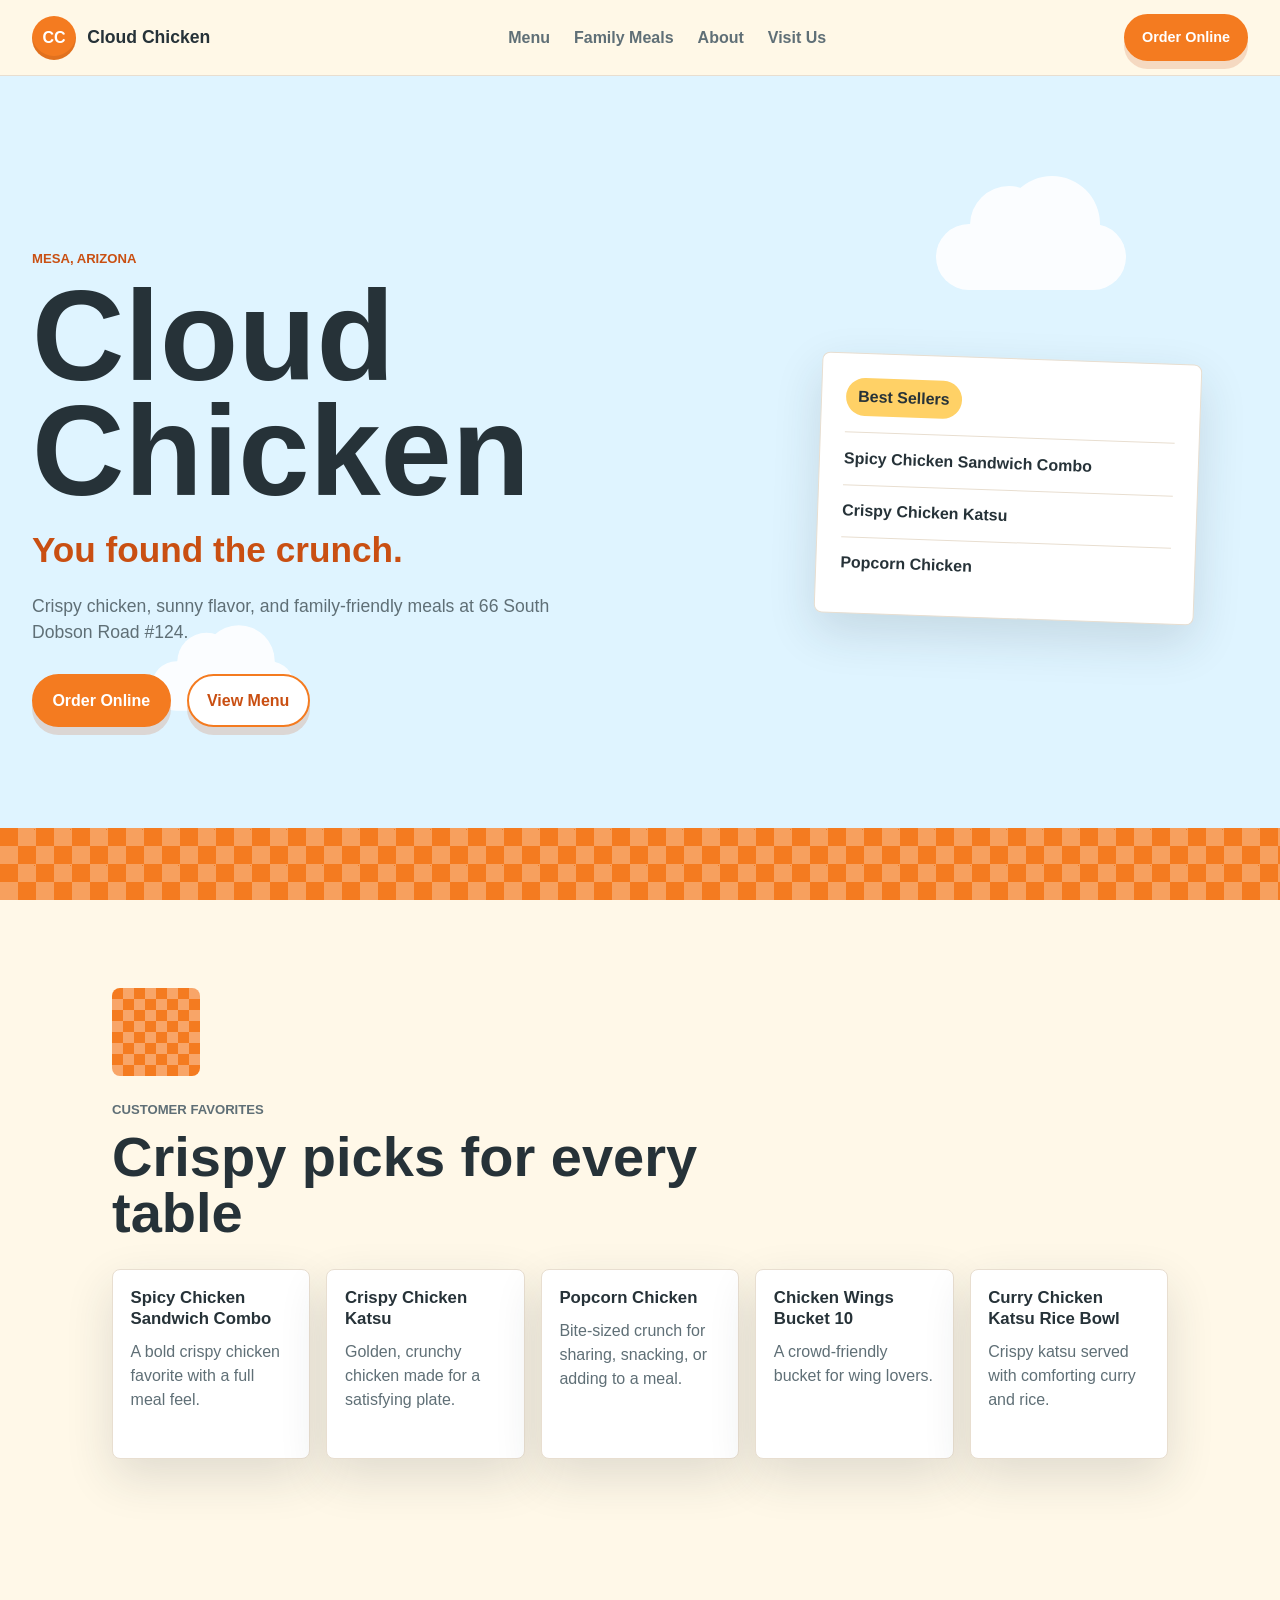
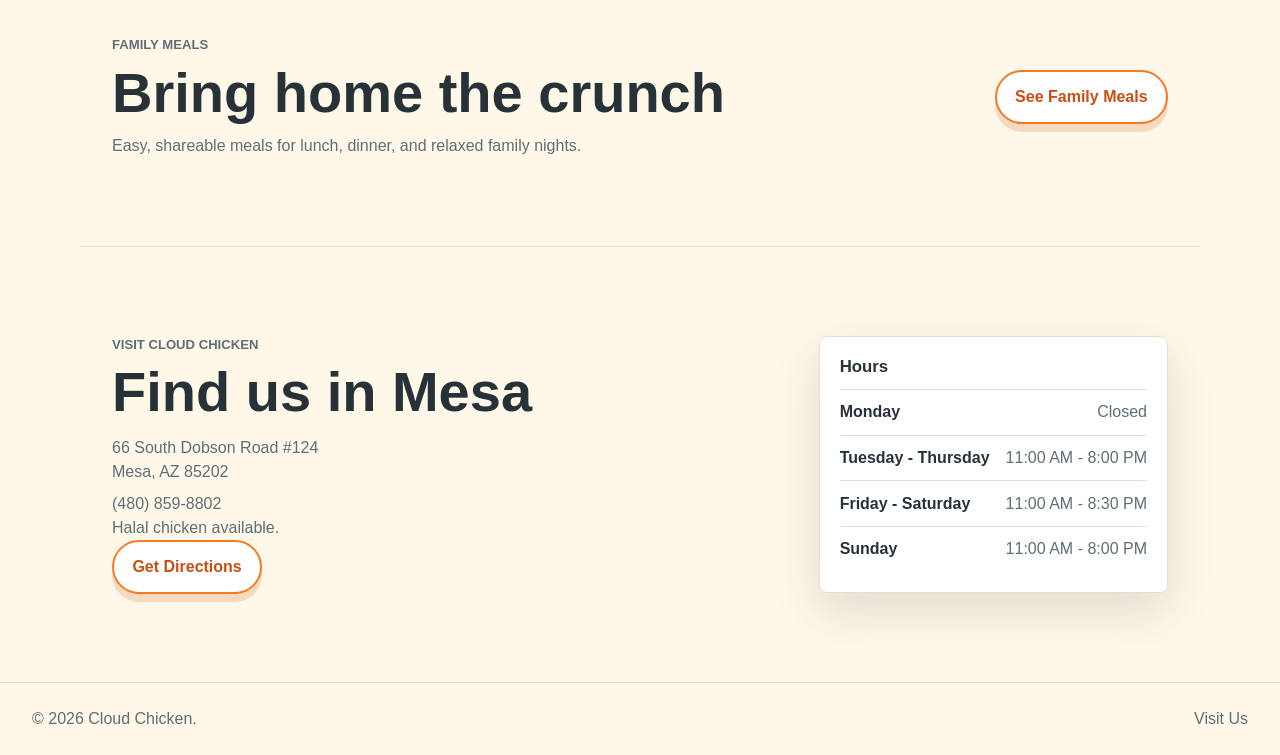
<file: cloud-chicken-test-deploy/index.html>
<!doctype html>
<html lang="en">
<head>
  <meta charset="utf-8">
  <meta name="viewport" content="width=device-width, initial-scale=1">
  <title>Cloud Chicken | Crispy Chicken in Mesa, AZ</title>
  <meta name="description" content="Cloud Chicken is a crispy chicken restaurant in Mesa, Arizona serving sunny, family-friendly favorites. You found the crunch.">
  <meta name="robots" content="noindex,nofollow">
  <link rel="stylesheet" href="assets/css/reset.css">
  <link rel="stylesheet" href="assets/css/variables.css">
  <link rel="stylesheet" href="assets/css/layout.css">
  <link rel="stylesheet" href="assets/css/components.css">
  <link rel="stylesheet" href="assets/css/pages.css">
</head>
<body>
  <header class="site-header">
    <a class="brand" href="/" aria-label="Cloud Chicken home">
      <span class="brand-mark" aria-hidden="true">CC</span>
      <span class="brand-text">Cloud Chicken</span>
    </a>
    <nav class="site-nav" aria-label="Main navigation">
      <a href="menu/">Menu</a>
      <a href="family-meals/">Family Meals</a>
      <a href="about/">About</a>
      <a href="visit-us/">Visit Us</a>
    </nav>
    <a class="button button-small" href="https://pos.chowbus.com/online-ordering/store/cloud-chicken/21093">Order Online</a>
  </header>

  <main>
    <section class="hero section-sky" aria-labelledby="hero-title">
      <div class="cloud cloud-one" aria-hidden="true"></div>
      <div class="cloud cloud-two" aria-hidden="true"></div>
      <div class="hero-content">
        <p class="eyebrow">Mesa, Arizona</p>
        <h1 id="hero-title">Cloud Chicken</h1>
        <p class="hero-slogan">You found the crunch.</p>
        <p class="hero-copy">Crispy chicken, sunny flavor, and family-friendly meals at 66 South Dobson Road #124.</p>
        <div class="hero-actions" aria-label="Primary actions">
          <a class="button" href="https://pos.chowbus.com/online-ordering/store/cloud-chicken/21093">Order Online</a>
          <a class="button button-secondary" href="menu/">View Menu</a>
        </div>
      </div>
      <div class="hero-plate" aria-label="Cloud Chicken favorites">
        <div class="plate-card">
          <span class="plate-badge">Best Sellers</span>
          <ul>
            <li>Spicy Chicken Sandwich Combo</li>
            <li>Crispy Chicken Katsu</li>
            <li>Popcorn Chicken</li>
          </ul>
        </div>
      </div>
    </section>

    <section class="section section-checker" aria-labelledby="favorites-title">
      <div class="section-heading">
        <p class="eyebrow">Customer favorites</p>
        <h2 id="favorites-title">Crispy picks for every table</h2>
      </div>
      <div class="feature-grid">
        <article class="feature-card">
          <h3>Spicy Chicken Sandwich Combo</h3>
          <p>A bold crispy chicken favorite with a full meal feel.</p>
        </article>
        <article class="feature-card">
          <h3>Crispy Chicken Katsu</h3>
          <p>Golden, crunchy chicken made for a satisfying plate.</p>
        </article>
        <article class="feature-card">
          <h3>Popcorn Chicken</h3>
          <p>Bite-sized crunch for sharing, snacking, or adding to a meal.</p>
        </article>
        <article class="feature-card">
          <h3>Chicken Wings Bucket 10</h3>
          <p>A crowd-friendly bucket for wing lovers.</p>
        </article>
        <article class="feature-card">
          <h3>Curry Chicken Katsu Rice Bowl</h3>
          <p>Crispy katsu served with comforting curry and rice.</p>
        </article>
      </div>
    </section>

    <section class="section split-section" aria-labelledby="family-title">
      <div>
        <p class="eyebrow">Family meals</p>
        <h2 id="family-title">Bring home the crunch</h2>
        <p>Easy, shareable meals for lunch, dinner, and relaxed family nights.</p>
      </div>
      <a class="button button-secondary" href="family-meals/">See Family Meals</a>
    </section>

    <section class="section visit-preview" aria-labelledby="visit-title">
      <div>
        <p class="eyebrow">Visit Cloud Chicken</p>
        <h2 id="visit-title">Find us in Mesa</h2>
        <address>66 South Dobson Road #124<br>Mesa, AZ 85202</address>
        <p><a href="tel:+14808598802">(480) 859-8802</a></p>
        <p>Halal chicken available.</p>
        <a class="button button-secondary" href="https://www.google.com/maps/search/?api=1&query=66%20South%20Dobson%20Road%20%23124%2C%20Mesa%2C%20AZ%2085202">Get Directions</a>
      </div>
      <div class="hours-card" aria-label="Business hours">
        <h3>Hours</h3>
        <dl>
          <div><dt>Monday</dt><dd>Closed</dd></div>
          <div><dt>Tuesday - Thursday</dt><dd>11:00 AM - 8:00 PM</dd></div>
          <div><dt>Friday - Saturday</dt><dd>11:00 AM - 8:30 PM</dd></div>
          <div><dt>Sunday</dt><dd>11:00 AM - 8:00 PM</dd></div>
        </dl>
      </div>
    </section>
  </main>

  <footer class="site-footer">
    <p>&copy; 2026 Cloud Chicken.</p>
    <a href="visit-us/">Visit Us</a>
  </footer>

  <script src="assets/js/main.js"></script>
</body>
</html>
</file>
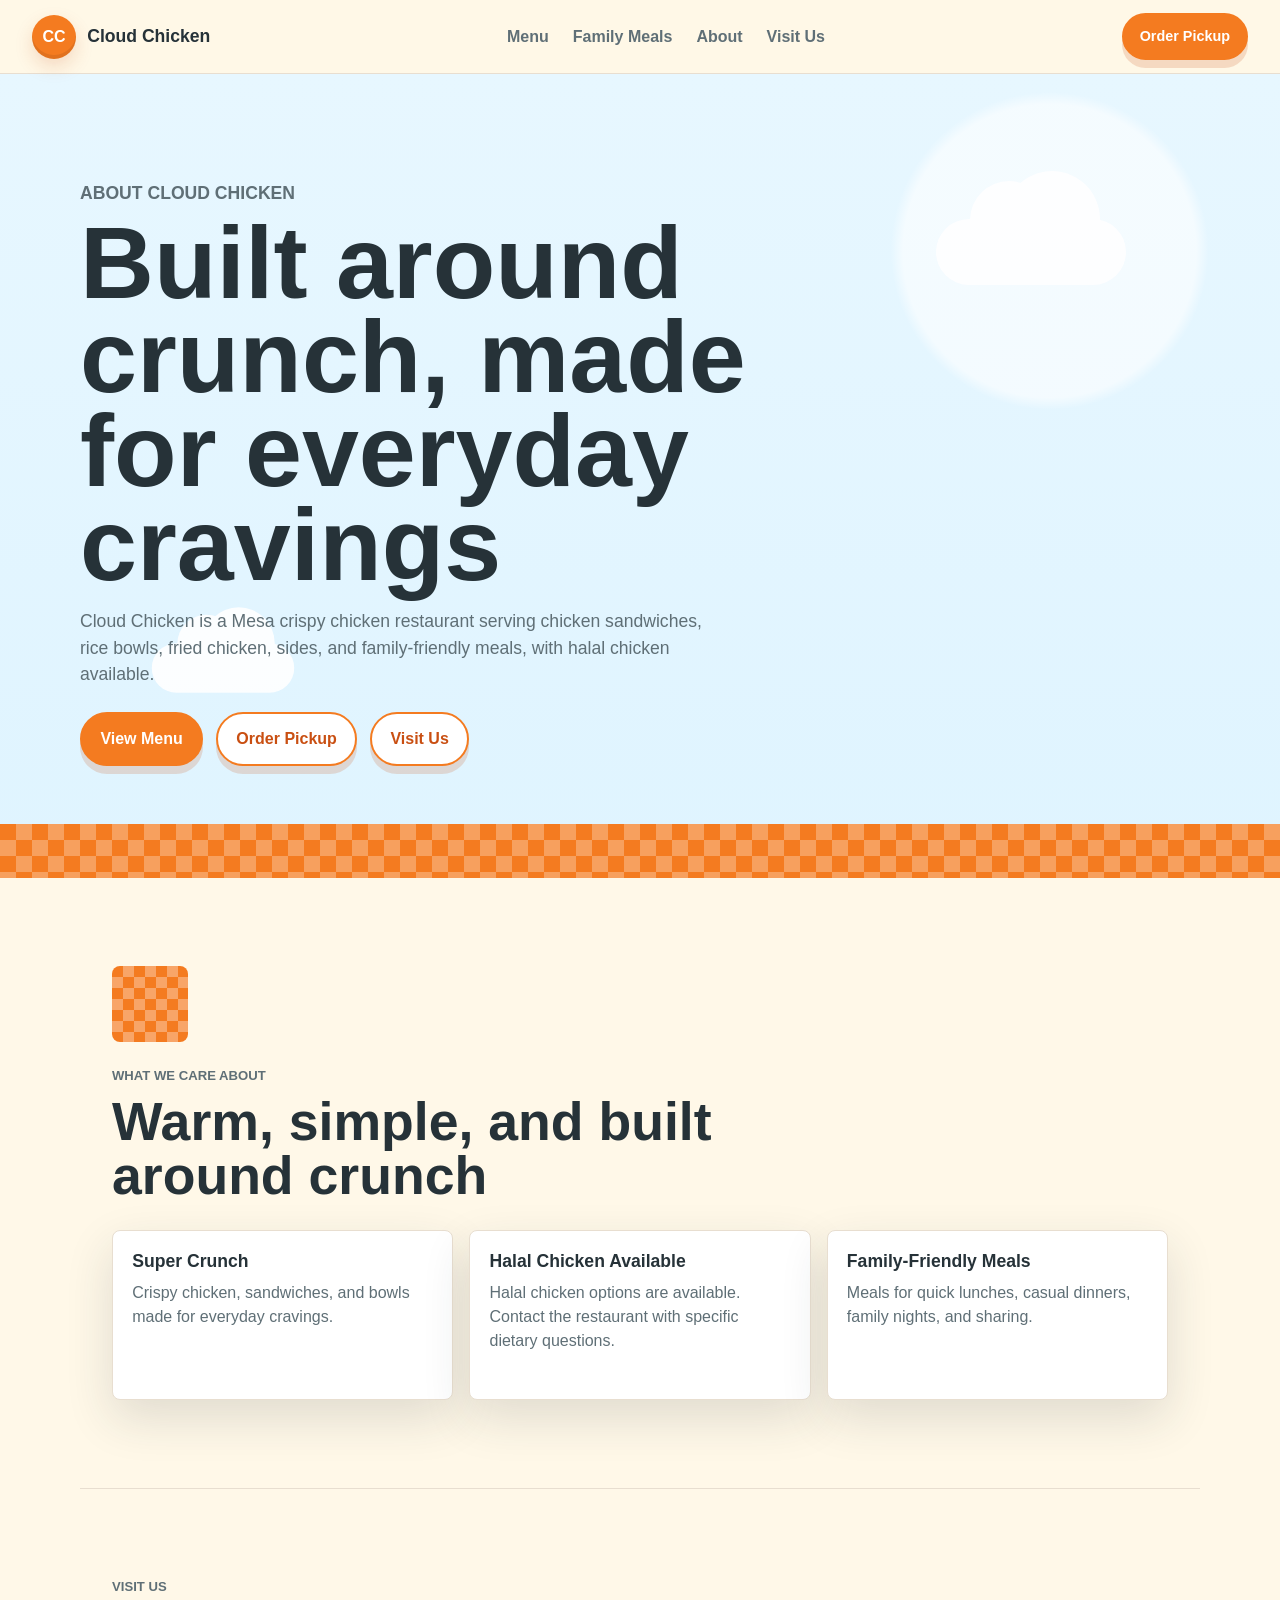
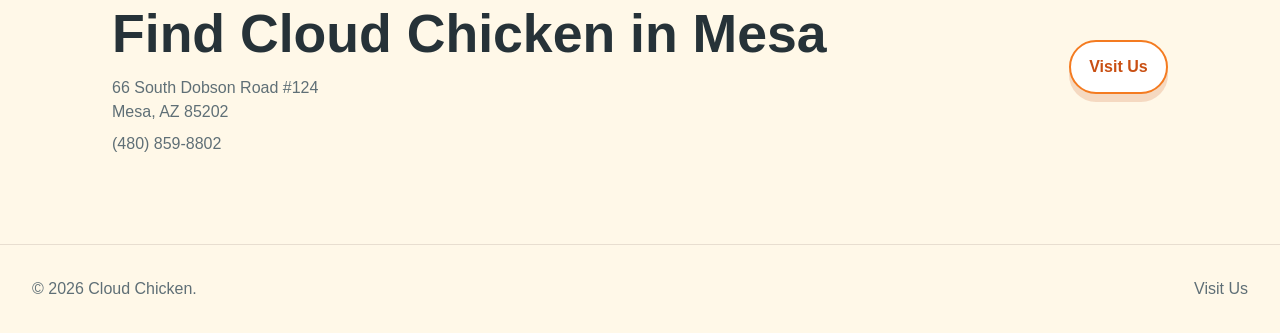
<file: public/about/index.html>
<!doctype html>
<html lang="en">
<head>
  <meta charset="utf-8">
  <meta name="viewport" content="width=device-width, initial-scale=1">
  <title>About Cloud Chicken | Crispy Chicken Restaurant in Mesa</title>
  <meta name="description" content="Learn about Cloud Chicken, a Mesa crispy chicken restaurant serving sandwiches, rice bowls, sides, family-friendly meals, and halal chicken options.">
  <meta name="robots" content="noindex,nofollow">
  <link rel="stylesheet" href="../assets/css/reset.css">
  <link rel="stylesheet" href="../assets/css/variables.css">
  <link rel="stylesheet" href="../assets/css/layout.css">
  <link rel="stylesheet" href="../assets/css/components.css">
  <link rel="stylesheet" href="../assets/css/pages.css">
</head>
<body>
  <header class="site-header">
    <a class="brand" href="../" aria-label="Cloud Chicken home">
      <span class="brand-mark" aria-hidden="true">CC</span>
      <span class="brand-text">Cloud Chicken</span>
    </a>
    <nav class="site-nav" aria-label="Main navigation">
      <a href="../menu/">Menu</a>
      <a href="../family-meals/">Family Meals</a>
      <a href="../about/">About</a>
      <a href="../visit-us/">Visit Us</a>
    </nav>
    <a class="button button-small header-order" href="https://pos.chowbus.com/online-ordering/store/cloud-chicken/21093">Order Pickup</a>
  </header>

  <main>
    <section class="family-hero section-sky" aria-labelledby="about-title">
      <div class="cloud cloud-one" aria-hidden="true"></div>
      <div class="cloud cloud-two" aria-hidden="true"></div>
      <div class="family-hero-content">
        <p class="eyebrow">About Cloud Chicken</p>
        <h1 id="about-title">Built around crunch, made for everyday cravings</h1>
        <p>Cloud Chicken is a Mesa crispy chicken restaurant serving chicken sandwiches, rice bowls, fried chicken, sides, and family-friendly meals, with halal chicken available.</p>
        <div class="hero-actions" aria-label="About page actions">
          <a class="button" href="../menu/">View Menu</a>
          <a class="button button-secondary" href="https://pos.chowbus.com/online-ordering/store/cloud-chicken/21093">Order Pickup</a>
          <a class="button button-secondary" href="../visit-us/">Visit Us</a>
        </div>
      </div>
    </section>

    <section class="section section-checker" aria-labelledby="values-title">
      <div class="section-heading">
        <p class="eyebrow">What we care about</p>
        <h2 id="values-title">Warm, simple, and built around crunch</h2>
      </div>
      <div class="info-grid">
        <article class="info-card">
          <h3>Super Crunch</h3>
          <p>Crispy chicken, sandwiches, and bowls made for everyday cravings.</p>
        </article>
        <article class="info-card">
          <h3>Halal Chicken Available</h3>
          <p>Halal chicken options are available. Contact the restaurant with specific dietary questions.</p>
        </article>
        <article class="info-card">
          <h3>Family-Friendly Meals</h3>
          <p>Meals for quick lunches, casual dinners, family nights, and sharing.</p>
        </article>
      </div>
    </section>

    <section class="section menu-visit-strip" aria-labelledby="about-visit-title">
      <div>
        <p class="eyebrow">Visit us</p>
        <h2 id="about-visit-title">Find Cloud Chicken in Mesa</h2>
        <address>66 South Dobson Road #124<br>Mesa, AZ 85202</address>
        <p><a href="tel:+14808598802">(480) 859-8802</a></p>
      </div>
      <a class="button button-secondary" href="../visit-us/">Visit Us</a>
    </section>
  </main>

  <footer class="site-footer">
    <p>&copy; 2026 Cloud Chicken.</p>
    <a href="../visit-us/">Visit Us</a>
  </footer>

  <script src="../assets/js/main.js"></script>
</body>
</html>
</file>
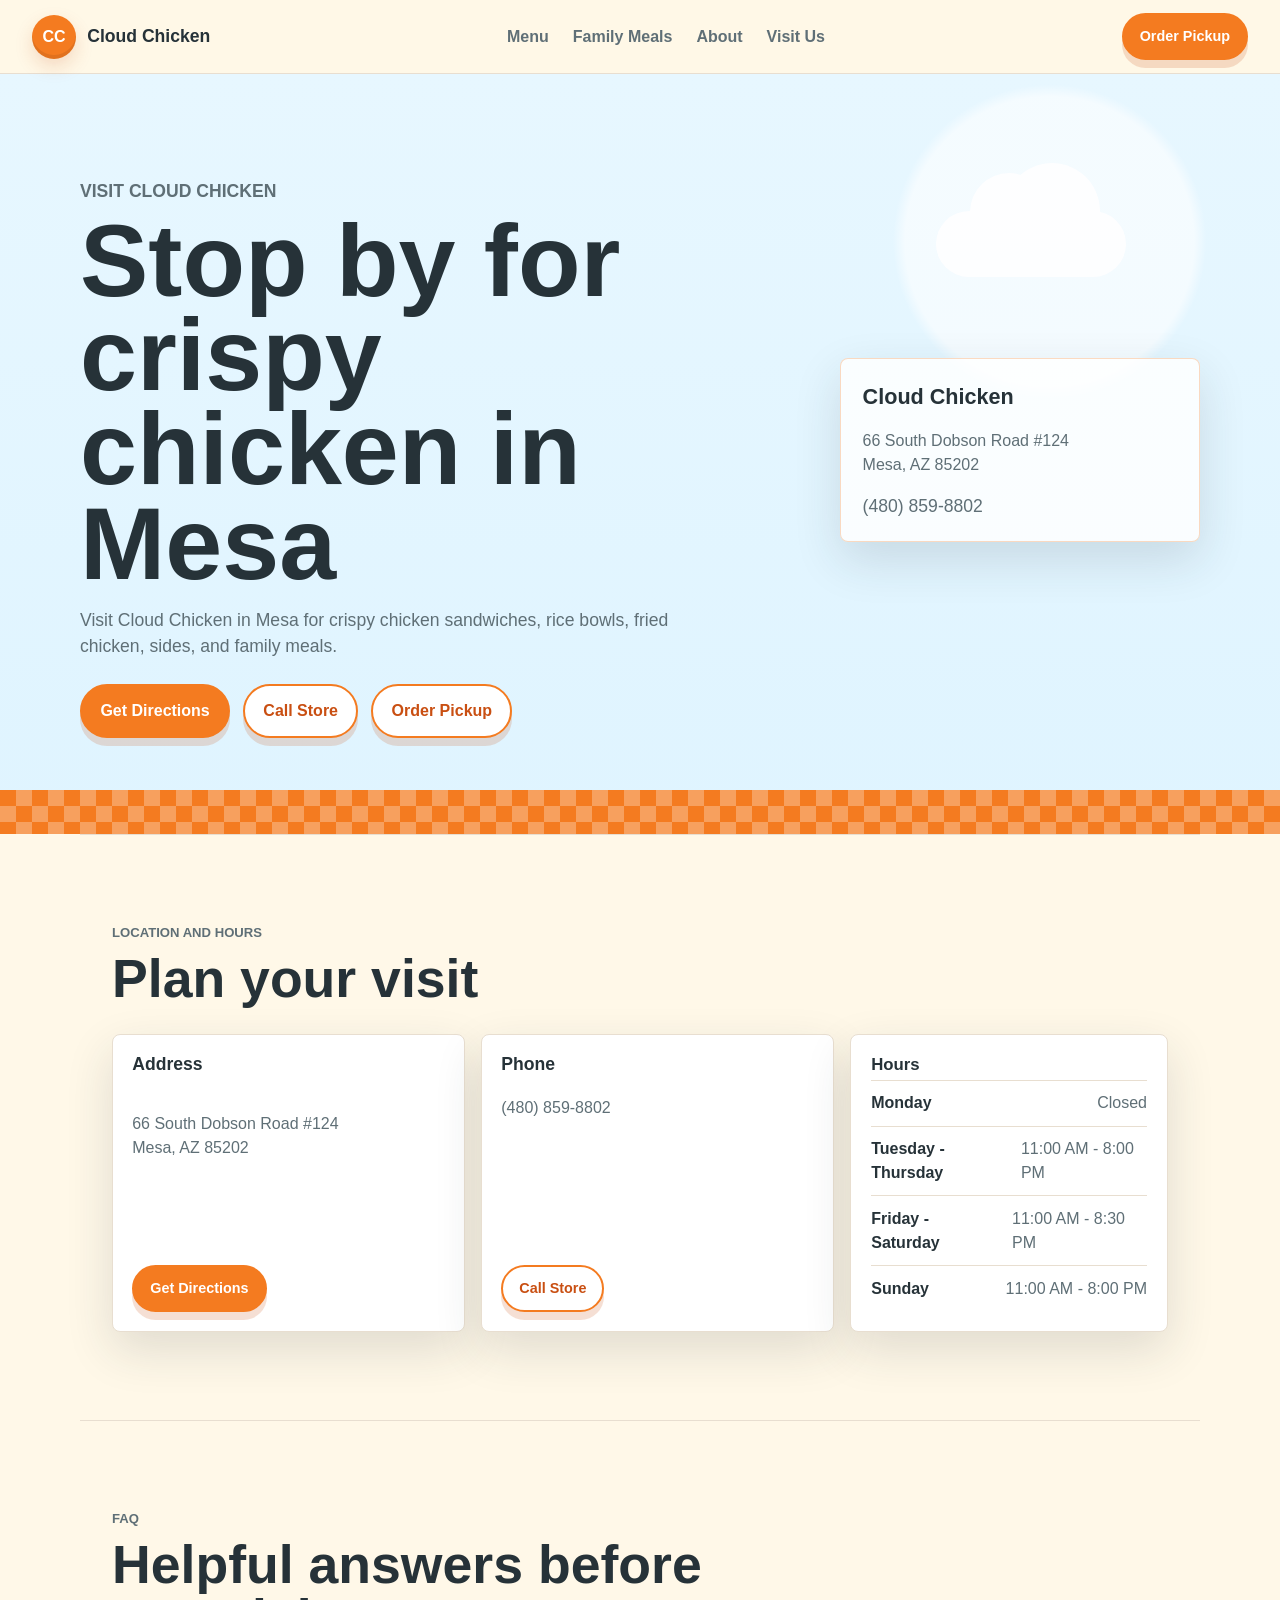
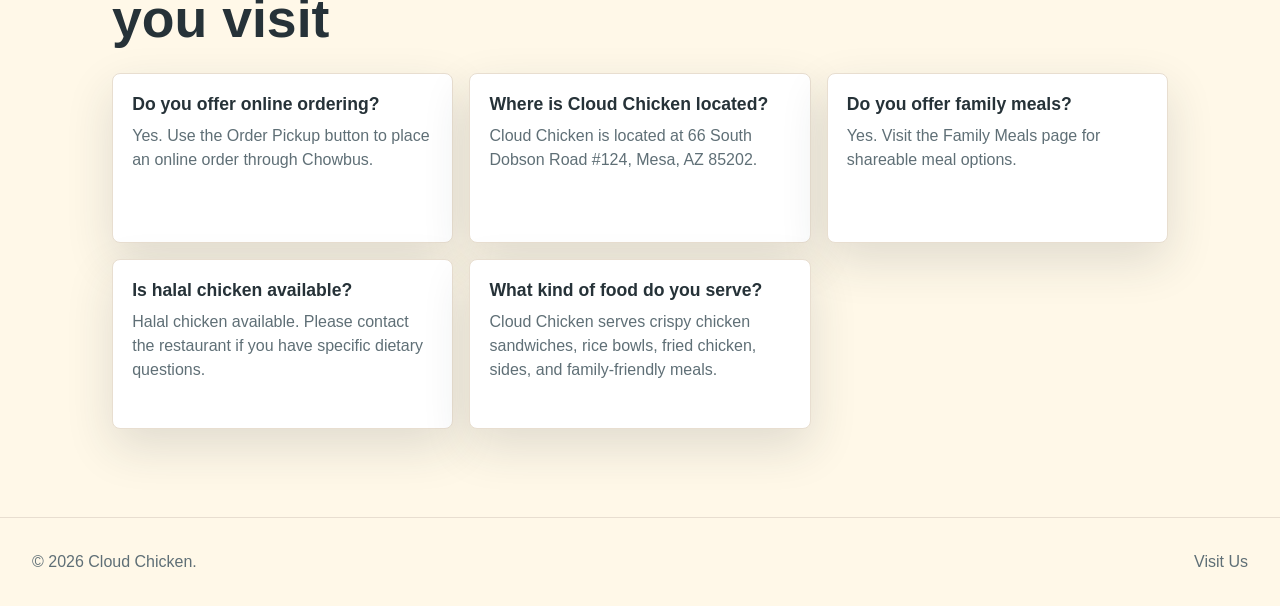
<file: public/visit-us/index.html>
<!doctype html>
<html lang="en">
<head>
  <meta charset="utf-8">
  <meta name="viewport" content="width=device-width, initial-scale=1">
  <title>Cloud Chicken Mesa Location | Hours, Directions &amp; Pickup Info</title>
  <meta name="description" content="Visit Cloud Chicken in Mesa for crispy chicken sandwiches, rice bowls, fried chicken, sides, family meals, directions, hours, and pickup ordering.">
  <meta name="robots" content="noindex,nofollow">
  <link rel="stylesheet" href="../assets/css/reset.css">
  <link rel="stylesheet" href="../assets/css/variables.css">
  <link rel="stylesheet" href="../assets/css/layout.css">
  <link rel="stylesheet" href="../assets/css/components.css">
  <link rel="stylesheet" href="../assets/css/pages.css">
</head>
<body>
  <header class="site-header">
    <a class="brand" href="../" aria-label="Cloud Chicken home">
      <span class="brand-mark" aria-hidden="true">CC</span>
      <span class="brand-text">Cloud Chicken</span>
    </a>
    <nav class="site-nav" aria-label="Main navigation">
      <a href="../menu/">Menu</a>
      <a href="../family-meals/">Family Meals</a>
      <a href="../about/">About</a>
      <a href="../visit-us/">Visit Us</a>
    </nav>
    <a class="button button-small header-order" href="https://pos.chowbus.com/online-ordering/store/cloud-chicken/21093">Order Pickup</a>
  </header>

  <main>
    <section class="visit-hero section-sky" aria-labelledby="visit-title">
      <div class="cloud cloud-one" aria-hidden="true"></div>
      <div class="visit-hero-content">
        <div>
          <p class="eyebrow">Visit Cloud Chicken</p>
          <h1 id="visit-title">Stop by for crispy chicken in Mesa</h1>
          <p>Visit Cloud Chicken in Mesa for crispy chicken sandwiches, rice bowls, fried chicken, sides, and family meals.</p>
          <div class="hero-actions" aria-label="Visit page actions">
            <a class="button" href="https://www.google.com/maps/search/?api=1&query=66%20South%20Dobson%20Road%20%23124%2C%20Mesa%2C%20AZ%2085202">Get Directions</a>
            <a class="button button-secondary" href="tel:+14808598802">Call Store</a>
            <a class="button button-secondary" href="https://pos.chowbus.com/online-ordering/store/cloud-chicken/21093">Order Pickup</a>
          </div>
        </div>
        <aside class="visit-card" aria-label="Cloud Chicken contact information">
          <h2>Cloud Chicken</h2>
          <address>66 South Dobson Road #124<br>Mesa, AZ 85202</address>
          <p><a href="tel:+14808598802">(480) 859-8802</a></p>
        </aside>
      </div>
    </section>

    <section class="section visit-details" aria-labelledby="details-title">
      <div class="section-heading">
        <p class="eyebrow">Location and hours</p>
        <h2 id="details-title">Plan your visit</h2>
      </div>
      <div class="visit-detail-grid">
        <article class="info-card">
          <h3>Address</h3>
          <address>66 South Dobson Road #124<br>Mesa, AZ 85202</address>
          <a class="button button-small" href="https://www.google.com/maps/search/?api=1&query=66%20South%20Dobson%20Road%20%23124%2C%20Mesa%2C%20AZ%2085202">Get Directions</a>
        </article>
        <article class="info-card">
          <h3>Phone</h3>
          <p><a href="tel:+14808598802">(480) 859-8802</a></p>
          <a class="button button-small button-secondary" href="tel:+14808598802">Call Store</a>
        </article>
        <article class="hours-card">
          <h3>Hours</h3>
          <dl>
            <div>
              <dt>Monday</dt>
              <dd>Closed</dd>
            </div>
            <div>
              <dt>Tuesday - Thursday</dt>
              <dd>11:00 AM - 8:00 PM</dd>
            </div>
            <div>
              <dt>Friday - Saturday</dt>
              <dd>11:00 AM - 8:30 PM</dd>
            </div>
            <div>
              <dt>Sunday</dt>
              <dd>11:00 AM - 8:00 PM</dd>
            </div>
          </dl>
        </article>
      </div>
    </section>

    <section class="section faq-preview" aria-labelledby="faq-title">
      <div class="section-heading">
        <p class="eyebrow">FAQ</p>
        <h2 id="faq-title">Helpful answers before you visit</h2>
      </div>
      <div class="faq-grid">
        <article class="faq-item">
          <h3>Do you offer online ordering?</h3>
          <p>Yes. Use the Order Pickup button to place an online order through Chowbus.</p>
        </article>
        <article class="faq-item">
          <h3>Where is Cloud Chicken located?</h3>
          <p>Cloud Chicken is located at 66 South Dobson Road #124, Mesa, AZ 85202.</p>
        </article>
        <article class="faq-item">
          <h3>Do you offer family meals?</h3>
          <p>Yes. Visit the Family Meals page for shareable meal options.</p>
        </article>
        <article class="faq-item">
          <h3>Is halal chicken available?</h3>
          <p>Halal chicken available. Please contact the restaurant if you have specific dietary questions.</p>
        </article>
        <article class="faq-item">
          <h3>What kind of food do you serve?</h3>
          <p>Cloud Chicken serves crispy chicken sandwiches, rice bowls, fried chicken, sides, and family-friendly meals.</p>
        </article>
      </div>
    </section>
  </main>

  <footer class="site-footer">
    <p>&copy; 2026 Cloud Chicken.</p>
    <a href="../visit-us/">Visit Us</a>
  </footer>

  <script src="../assets/js/main.js"></script>
</body>
</html>
</file>
<file: cloud-chicken-test-deploy/assets/css/variables.css>
:root {
  --color-sky: #8fd0f4;
  --color-sky-soft: #dff4ff;
  --color-cloud: #ffffff;
  --color-cream: #fff8e8;
  --color-orange: #f47b20;
  --color-orange-dark: #c94f12;
  --color-yellow: #ffd166;
  --color-ink: #263238;
  --color-muted: #5f6f76;
  --color-line: #e8ded0;
  --font-base: Arial, Helvetica, sans-serif;
  --radius-small: 8px;
  --radius-round: 999px;
  --shadow-soft: 0 18px 48px rgba(38, 50, 56, 0.14);
  --container: 1120px;
  --space-page: clamp(1rem, 4vw, 2rem);
}
</file>
<file: cloud-chicken-test-deploy/assets/css/layout.css>
body {
  color: var(--color-ink);
  background: var(--color-cream);
  font-family: var(--font-base);
}

.site-header,
.site-footer,
.section,
.hero {
  padding-left: var(--space-page);
  padding-right: var(--space-page);
}

.site-header {
  position: sticky;
  top: 0;
  z-index: 10;
  display: flex;
  align-items: center;
  justify-content: space-between;
  gap: 1rem;
  min-height: 76px;
  background: rgba(255, 248, 232, 0.96);
  border-bottom: 1px solid var(--color-line);
}

.site-nav {
  display: flex;
  align-items: center;
  gap: clamp(0.75rem, 2vw, 1.5rem);
  color: var(--color-muted);
  font-weight: 700;
}

.site-nav a:hover,
.site-nav a:focus-visible {
  color: var(--color-orange-dark);
}

.section {
  max-width: var(--container);
  margin: 0 auto;
  padding-top: clamp(3rem, 7vw, 5.5rem);
  padding-bottom: clamp(3rem, 7vw, 5.5rem);
}

.section-heading {
  max-width: 680px;
  margin-bottom: 1.75rem;
}

.split-section,
.visit-preview {
  display: grid;
  grid-template-columns: minmax(0, 1fr) auto;
  align-items: center;
  gap: 2rem;
}

.site-footer {
  display: flex;
  align-items: center;
  justify-content: space-between;
  gap: 1rem;
  padding-top: 1.5rem;
  padding-bottom: 1.5rem;
  color: var(--color-muted);
  border-top: 1px solid var(--color-line);
}

@media (max-width: 820px) {
  .site-header,
  .site-footer,
  .split-section,
  .visit-preview {
    align-items: flex-start;
    flex-direction: column;
  }

  .site-header,
  .site-footer {
    display: flex;
  }

  .site-nav {
    flex-wrap: wrap;
  }

  .split-section,
  .visit-preview {
    grid-template-columns: 1fr;
  }
}
</file>
<file: cloud-chicken-test-deploy/assets/css/components.css>
.brand {
  display: inline-flex;
  align-items: center;
  gap: 0.7rem;
  font-weight: 900;
}

.brand-mark {
  display: grid;
  width: 44px;
  height: 44px;
  place-items: center;
  color: var(--color-cloud);
  background: var(--color-orange);
  border-radius: 50%;
  box-shadow: inset 0 -4px 0 rgba(0, 0, 0, 0.08);
}

.brand-text {
  font-size: 1.1rem;
}

.button {
  display: inline-flex;
  align-items: center;
  justify-content: center;
  min-height: 46px;
  padding: 0.8rem 1.15rem;
  color: var(--color-cloud);
  background: var(--color-orange);
  border: 2px solid var(--color-orange);
  border-radius: var(--radius-round);
  font-weight: 800;
  box-shadow: 0 8px 0 rgba(201, 79, 18, 0.18);
}

.button:hover,
.button:focus-visible {
  background: var(--color-orange-dark);
  border-color: var(--color-orange-dark);
}

.button-secondary {
  color: var(--color-orange-dark);
  background: var(--color-cloud);
  border-color: var(--color-orange);
}

.button-secondary:hover,
.button-secondary:focus-visible {
  color: var(--color-cloud);
}

.button-small {
  min-height: 40px;
  padding: 0.65rem 1rem;
  font-size: 0.9rem;
}

.eyebrow {
  margin-bottom: 0.6rem;
  color: var(--color-orange-dark);
  font-size: 0.82rem;
  font-weight: 900;
  letter-spacing: 0;
  text-transform: uppercase;
}

.feature-grid {
  display: grid;
  grid-template-columns: repeat(5, minmax(0, 1fr));
  gap: 1rem;
}

.feature-card,
.hours-card,
.plate-card {
  background: var(--color-cloud);
  border: 1px solid var(--color-line);
  border-radius: var(--radius-small);
  box-shadow: var(--shadow-soft);
}

.feature-card {
  min-height: 190px;
  padding: 1.1rem;
}

.feature-card h3,
.hours-card h3 {
  margin-bottom: 0.65rem;
  font-size: 1.05rem;
  line-height: 1.25;
}

.feature-card p,
.section p,
.hero-copy,
address,
dd {
  color: var(--color-muted);
}

.hours-card {
  width: min(100%, 420px);
  padding: 1.25rem;
}

.hours-card div {
  display: flex;
  justify-content: space-between;
  gap: 1rem;
  padding: 0.65rem 0;
  border-top: 1px solid var(--color-line);
}

.hours-card dt {
  font-weight: 800;
}

@media (max-width: 980px) {
  .feature-grid {
    grid-template-columns: repeat(2, minmax(0, 1fr));
  }
}

@media (max-width: 620px) {
  .feature-grid {
    grid-template-columns: 1fr;
  }

  .button {
    width: 100%;
  }
}
</file>
<file: cloud-chicken-test-deploy/assets/css/pages.css>
.section-sky {
  background: var(--color-sky-soft);
}

.hero {
  position: relative;
  display: grid;
  grid-template-columns: minmax(0, 1.05fr) minmax(280px, 0.75fr);
  align-items: center;
  gap: clamp(2rem, 5vw, 4rem);
  min-height: calc(100vh - 76px);
  overflow: hidden;
  padding-top: clamp(3rem, 8vw, 6rem);
  padding-bottom: clamp(3rem, 8vw, 6rem);
}

.hero::after {
  position: absolute;
  right: 0;
  bottom: 0;
  left: 0;
  height: 72px;
  content: "";
  background-color: var(--color-orange);
  background-image:
    linear-gradient(45deg, rgba(255, 255, 255, 0.28) 25%, transparent 25%),
    linear-gradient(-45deg, rgba(255, 255, 255, 0.28) 25%, transparent 25%),
    linear-gradient(45deg, transparent 75%, rgba(255, 255, 255, 0.28) 75%),
    linear-gradient(-45deg, transparent 75%, rgba(255, 255, 255, 0.28) 75%);
  background-position: 0 0, 0 18px, 18px -18px, -18px 0;
  background-size: 36px 36px;
}

.hero-content,
.hero-plate {
  position: relative;
  z-index: 1;
}

.hero h1 {
  max-width: 780px;
  font-size: clamp(3.6rem, 10vw, 8.5rem);
  line-height: 0.9;
}

.hero-slogan {
  margin-top: 1rem;
  color: var(--color-orange-dark);
  font-size: clamp(1.4rem, 3vw, 2.2rem);
  font-weight: 900;
}

.hero-copy {
  max-width: 560px;
  margin-top: 1rem;
  font-size: 1.1rem;
}

.hero-actions {
  display: flex;
  flex-wrap: wrap;
  gap: 1rem;
  margin-top: 1.75rem;
}

.hero-plate {
  display: flex;
  justify-content: center;
}

.plate-card {
  width: min(100%, 380px);
  padding: 1.5rem;
  transform: rotate(2deg);
}

.plate-badge {
  display: inline-flex;
  margin-bottom: 1rem;
  padding: 0.45rem 0.75rem;
  color: var(--color-ink);
  background: var(--color-yellow);
  border-radius: var(--radius-round);
  font-weight: 900;
}

.plate-card li {
  padding: 0.85rem 0;
  border-top: 1px solid var(--color-line);
  font-weight: 800;
}

.cloud {
  position: absolute;
  z-index: 0;
  width: 190px;
  height: 66px;
  background: var(--color-cloud);
  border-radius: 999px;
  opacity: 0.9;
}

.cloud::before,
.cloud::after {
  position: absolute;
  content: "";
  background: var(--color-cloud);
  border-radius: 50%;
}

.cloud::before {
  width: 78px;
  height: 78px;
  left: 34px;
  bottom: 26px;
}

.cloud::after {
  width: 96px;
  height: 96px;
  right: 26px;
  bottom: 18px;
}

.cloud-one {
  top: 18%;
  right: 12%;
}

.cloud-two {
  bottom: 22%;
  left: 10%;
  transform: scale(0.75);
}

.section-checker {
  position: relative;
}

.section-checker::before {
  display: block;
  width: 88px;
  height: 88px;
  margin-bottom: 1.5rem;
  content: "";
  background-color: var(--color-orange);
  background-image:
    linear-gradient(45deg, rgba(255, 255, 255, 0.32) 25%, transparent 25%),
    linear-gradient(-45deg, rgba(255, 255, 255, 0.32) 25%, transparent 25%),
    linear-gradient(45deg, transparent 75%, rgba(255, 255, 255, 0.32) 75%),
    linear-gradient(-45deg, transparent 75%, rgba(255, 255, 255, 0.32) 75%);
  background-position: 0 0, 0 11px, 11px -11px, -11px 0;
  background-size: 22px 22px;
  border-radius: var(--radius-small);
}

.section h2 {
  margin-bottom: 0.85rem;
  font-size: clamp(2rem, 5vw, 3.5rem);
  line-height: 1;
}

.visit-preview {
  border-top: 1px solid var(--color-line);
}

address {
  margin: 1rem 0 0.5rem;
  font-style: normal;
}

@media (max-width: 820px) {
  .hero {
    grid-template-columns: 1fr;
    min-height: auto;
  }

  .hero h1 {
    font-size: clamp(3.4rem, 18vw, 6rem);
  }

  .hero-plate {
    justify-content: flex-start;
  }
}
</file>
<file: public/assets/css/variables.css>
:root {
  --color-sky: #8fd0f4;
  --color-sky-soft: #dff4ff;
  --color-cloud: #ffffff;
  --color-cream: #fff8e8;
  --color-orange: #f47b20;
  --color-orange-dark: #c94f12;
  --color-yellow: #ffd166;
  --color-ink: #263238;
  --color-muted: #5f6f76;
  --color-line: #e8ded0;
  --font-base: Arial, Helvetica, sans-serif;
  --radius-small: 8px;
  --radius-round: 999px;
  --shadow-soft: 0 18px 48px rgba(38, 50, 56, 0.14);
  --container: 1120px;
  --space-page: clamp(1rem, 4vw, 2rem);
}
</file>
<file: public/assets/css/layout.css>
body {
  overflow-x: hidden;
  color: var(--color-ink);
  background: var(--color-cream);
  font-family: var(--font-base);
}

.site-header,
.site-footer,
.section,
.hero {
  padding-left: var(--space-page);
  padding-right: var(--space-page);
}

.site-header {
  position: sticky;
  top: 0;
  z-index: 10;
  display: grid;
  grid-template-columns: auto minmax(0, 1fr) auto;
  align-items: center;
  gap: 1rem;
  width: 100%;
  max-width: 100vw;
  min-height: 74px;
  background: rgba(255, 248, 232, 0.96);
  border-bottom: 1px solid var(--color-line);
}

.site-nav {
  display: flex;
  align-items: center;
  justify-content: center;
  gap: clamp(0.75rem, 2vw, 1.5rem);
  min-width: 0;
  color: var(--color-muted);
  font-weight: 700;
}

.site-nav a {
  display: inline-flex;
  align-items: center;
  min-height: 44px;
}

.site-nav a:hover,
.site-nav a:focus-visible {
  color: var(--color-orange-dark);
}

.section {
  max-width: var(--container);
  margin: 0 auto;
  padding-top: clamp(3rem, 7vw, 5.5rem);
  padding-bottom: clamp(3rem, 7vw, 5.5rem);
}

.section-heading {
  max-width: 680px;
  margin-bottom: 1.75rem;
}

.split-section,
.visit-preview {
  display: grid;
  grid-template-columns: minmax(0, 1fr) auto;
  align-items: center;
  gap: 2rem;
}

.site-footer {
  display: flex;
  align-items: center;
  justify-content: space-between;
  gap: 1rem;
  padding-top: 1.5rem;
  padding-bottom: 1.5rem;
  color: var(--color-muted);
  border-top: 1px solid var(--color-line);
}

.site-footer a {
  display: inline-flex;
  align-items: center;
  min-height: 40px;
}

@media (max-width: 820px) {
  .site-footer,
  .split-section,
  .visit-preview {
    align-items: flex-start;
    flex-direction: column;
  }

  .site-footer {
    display: flex;
  }

  .site-header {
    grid-template-columns: minmax(0, 1fr) auto;
    gap: 0.45rem 0.75rem;
    min-height: 0;
    padding-right: 0.85rem;
    padding-left: 0.85rem;
    padding-top: 0.55rem;
    padding-bottom: 0.6rem;
  }

  .site-nav {
    grid-column: 1 / -1;
    justify-content: flex-start;
    gap: 0.35rem;
    overflow-x: auto;
    padding-bottom: 0.1rem;
    width: 100%;
    -webkit-overflow-scrolling: touch;
    scrollbar-width: none;
  }

  .site-nav::-webkit-scrollbar {
    display: none;
  }

  .site-nav a {
    flex: 0 0 auto;
    min-height: 40px;
    padding: 0.38rem 0.6rem;
    border-radius: var(--radius-round);
    background: rgba(255, 255, 255, 0.55);
    font-size: 0.9rem;
  }

  .split-section,
  .visit-preview {
    grid-template-columns: 1fr;
  }
}

@media (max-width: 820px) {
  body {
    padding-bottom: calc(76px + env(safe-area-inset-bottom));
  }
}
</file>
<file: public/assets/css/components.css>
.brand {
  display: inline-flex;
  align-items: center;
  gap: 0.7rem;
  font-weight: 900;
}

.brand-mark {
  display: grid;
  width: 44px;
  height: 44px;
  place-items: center;
  color: var(--color-cloud);
  background: var(--color-orange);
  border-radius: 50%;
  box-shadow: inset 0 -4px 0 rgba(0, 0, 0, 0.08), 0 8px 18px rgba(201, 79, 18, 0.18);
}

.brand-text {
  font-size: 1.1rem;
}

.button {
  display: inline-flex;
  align-items: center;
  justify-content: center;
  min-height: 46px;
  padding: 0.8rem 1.15rem;
  color: var(--color-cloud);
  background: var(--color-orange);
  border: 2px solid var(--color-orange);
  border-radius: var(--radius-round);
  font-weight: 800;
  box-shadow: 0 8px 0 rgba(201, 79, 18, 0.18);
  transition: background-color 160ms ease, border-color 160ms ease, box-shadow 160ms ease, transform 160ms ease;
}

.button:hover,
.button:focus-visible {
  background: var(--color-orange-dark);
  border-color: var(--color-orange-dark);
  box-shadow: 0 5px 0 rgba(201, 79, 18, 0.16);
  transform: translateY(2px);
}

.button-secondary {
  color: var(--color-orange-dark);
  background: var(--color-cloud);
  border-color: var(--color-orange);
}

.button-secondary:hover,
.button-secondary:focus-visible {
  color: var(--color-cloud);
}

.button:focus-visible,
.site-nav a:focus-visible,
.menu-preview-card a:focus-visible {
  outline: 3px solid rgba(38, 50, 56, 0.28);
  outline-offset: 3px;
}

.button-small {
  min-height: 40px;
  padding: 0.65rem 1rem;
  font-size: 0.9rem;
}

.eyebrow {
  margin-bottom: 0.6rem;
  color: var(--color-orange-dark);
  font-size: 0.82rem;
  font-weight: 900;
  letter-spacing: 0;
  text-transform: uppercase;
}

.trust-badges {
  display: flex;
  flex-wrap: wrap;
  gap: 0.55rem;
  margin-top: 1.15rem;
}

.trust-badges span {
  display: inline-flex;
  align-items: center;
  min-height: 34px;
  padding: 0.4rem 0.75rem;
  color: var(--color-orange-dark);
  background: rgba(255, 255, 255, 0.76);
  border: 1px solid rgba(244, 123, 32, 0.28);
  border-radius: var(--radius-round);
  font-size: 0.9rem;
  font-weight: 900;
}

.product-meta {
  display: inline-flex;
  align-items: center;
  width: fit-content;
  min-height: 28px;
  margin: 0;
  padding: 0.28rem 0.62rem;
  color: var(--color-orange-dark);
  background: rgba(244, 123, 32, 0.1);
  border: 1px solid rgba(244, 123, 32, 0.2);
  border-radius: var(--radius-round);
  font-size: 0.78rem;
  font-weight: 900;
  line-height: 1;
}

.product-tag-list {
  display: flex;
  flex-wrap: wrap;
  gap: 0.4rem;
}

.product-tag-list span {
  display: inline-flex;
  align-items: center;
  min-height: 28px;
  padding: 0.28rem 0.58rem;
  color: var(--color-orange-dark);
  background: rgba(244, 123, 32, 0.08);
  border: 1px solid rgba(244, 123, 32, 0.18);
  border-radius: var(--radius-round);
  font-size: 0.76rem;
  font-weight: 900;
  line-height: 1;
}

.product-grid {
  display: grid;
  grid-template-columns: repeat(3, minmax(0, 1fr));
  gap: 1rem;
}

.feature-grid {
  display: grid;
  grid-template-columns: repeat(5, minmax(0, 1fr));
  gap: 1rem;
}

.feature-card,
.product-card,
.info-card,
.menu-preview-card,
.faq-item,
.hours-card,
.plate-card {
  background: var(--color-cloud);
  border: 1px solid var(--color-line);
  border-radius: var(--radius-small);
  box-shadow: var(--shadow-soft);
}

.feature-card {
  min-height: 190px;
  padding: 1.1rem;
}

.product-card {
  display: flex;
  position: relative;
  flex-direction: column;
  overflow: hidden;
  border-color: rgba(244, 123, 32, 0.16);
}

.product-card::after {
  position: absolute;
  right: 0;
  bottom: 0;
  left: 0;
  height: 8px;
  content: "";
  background-color: var(--color-orange);
  background-image:
    linear-gradient(45deg, rgba(255, 255, 255, 0.28) 25%, transparent 25%),
    linear-gradient(-45deg, rgba(255, 255, 255, 0.28) 25%, transparent 25%),
    linear-gradient(45deg, transparent 75%, rgba(255, 255, 255, 0.28) 75%),
    linear-gradient(-45deg, transparent 75%, rgba(255, 255, 255, 0.28) 75%);
  background-position: 0 0, 0 6px, 6px -6px, -6px 0;
  background-size: 12px 12px;
}

.product-card,
.menu-item-card,
.info-card,
.menu-preview-card,
.faq-item {
  transition: border-color 160ms ease, box-shadow 160ms ease, transform 160ms ease;
}

.product-card:hover,
.menu-item-card:hover,
.menu-preview-card:hover {
  border-color: rgba(244, 123, 32, 0.42);
  box-shadow: 0 22px 58px rgba(38, 50, 56, 0.16);
  transform: translateY(-2px);
}

.product-card-body {
  display: flex;
  flex: 1;
  flex-direction: column;
  align-items: flex-start;
  gap: 0.75rem;
  padding: 1rem 1.1rem 1.35rem;
}

.product-card-body > p:not(.product-meta) {
  flex: 1;
}

.product-card-actions,
.menu-card-footer {
  display: flex;
  align-items: center;
  justify-content: space-between;
  width: 100%;
  gap: 0.85rem;
  margin-top: auto;
}

.image-slot {
  position: relative;
  display: block;
  overflow: hidden;
  min-height: 210px;
  margin: 0;
  color: var(--color-orange-dark);
  background:
    radial-gradient(circle at 25% 24%, rgba(255, 255, 255, 0.95) 0 16%, transparent 17%),
    radial-gradient(circle at 70% 34%, rgba(255, 255, 255, 0.78) 0 13%, transparent 14%),
    linear-gradient(135deg, rgba(244, 123, 32, 0.13), rgba(255, 209, 102, 0.2)),
    var(--color-cream);
  text-align: center;
  font-weight: 900;
}

.image-slot img {
  width: 100%;
  height: 100%;
  min-height: inherit;
  object-fit: cover;
  object-position: var(--image-position, center center);
}

.image-fallback {
  display: none;
  place-items: center;
  min-height: inherit;
  padding: 1rem;
}

.image-slot.is-missing img {
  display: none;
}

.image-slot.is-missing .image-fallback {
  display: grid;
}

.product-image-slot {
  height: clamp(210px, 24vw, 250px);
  min-height: 210px;
  border-bottom: 1px solid var(--color-line);
}

.feature-card h3,
.product-card h3,
.hours-card h3 {
  margin-bottom: 0.25rem;
  font-size: 1.05rem;
  line-height: 1.25;
}

.feature-card p,
.product-card p,
.section p,
.hero-copy,
address,
dd {
  color: var(--color-muted);
}

.product-price {
  display: none;
  color: var(--color-orange-dark);
  font-size: 1.18rem;
  font-weight: 900;
  line-height: 1;
}

.info-grid,
.faq-grid {
  display: grid;
  grid-template-columns: repeat(3, minmax(0, 1fr));
  gap: 1rem;
}

.info-card,
.faq-item {
  min-height: 170px;
  padding: 1.2rem;
}

.info-card h3,
.menu-preview-card h3,
.faq-item h3 {
  margin-bottom: 0.55rem;
  font-size: 1.1rem;
  line-height: 1.2;
}

.info-card p,
.menu-preview-card p,
.faq-item p {
  color: var(--color-muted);
}

.menu-preview-grid {
  display: grid;
  grid-template-columns: repeat(5, minmax(0, 1fr));
  gap: 1rem;
}

.menu-preview-card {
  display: flex;
  min-height: 210px;
  flex-direction: column;
  gap: 0.75rem;
  padding: 1.1rem;
  border-color: rgba(143, 208, 244, 0.5);
}

.menu-preview-card p {
  flex: 1;
}

.menu-preview-card a {
  display: inline-flex;
  align-items: center;
  min-height: 40px;
  color: var(--color-orange-dark);
  font-weight: 900;
}

.menu-item-grid {
  display: grid;
  grid-template-columns: repeat(3, minmax(0, 1fr));
  gap: 1rem;
}

.menu-item-card {
  display: flex;
  overflow: hidden;
  min-height: 230px;
  flex-direction: column;
  align-items: flex-start;
  gap: 0.85rem;
  padding: 1.15rem;
  background: var(--color-cloud);
  border: 1px solid var(--color-line);
  border-radius: var(--radius-small);
  box-shadow: var(--shadow-soft);
}

.menu-card-image-slot {
  width: 100%;
  height: clamp(220px, 21vw, 260px);
  min-height: 220px;
  aspect-ratio: 4 / 3;
  border-radius: calc(var(--radius-small) - 2px);
}

.menu-card-image-slot img {
  object-fit: cover;
  object-position: var(--image-position, center center);
}

.menu-item-content {
  flex: 1;
}

.menu-item-card h3 {
  margin-bottom: 0.45rem;
  font-size: 1.12rem;
  line-height: 1.2;
}

.menu-item-card p {
  color: var(--color-muted);
}

.menu-price {
  display: none;
  color: var(--color-orange-dark);
  font-size: 1.2rem;
  font-weight: 900;
  line-height: 1;
}

.mobile-action-bar {
  position: fixed;
  right: 0;
  bottom: 0;
  left: 0;
  z-index: 20;
  display: none;
  grid-template-columns: repeat(3, minmax(0, 1fr));
  gap: 0.45rem;
  padding: 0.65rem var(--space-page) calc(0.65rem + env(safe-area-inset-bottom));
  background: rgba(255, 248, 232, 0.96);
  border-top: 1px solid var(--color-line);
  box-shadow: 0 -12px 34px rgba(38, 50, 56, 0.14);
}

.mobile-action-bar a {
  display: inline-flex;
  align-items: center;
  justify-content: center;
  min-height: 46px;
  padding: 0.65rem 0.45rem;
  color: var(--color-cloud);
  background: var(--color-orange);
  border: 2px solid var(--color-orange);
  border-radius: var(--radius-round);
  font-size: 0.9rem;
  font-weight: 900;
  text-align: center;
}

.hours-card {
  width: min(100%, 420px);
  padding: 1.25rem;
}

.hours-card div {
  display: flex;
  justify-content: space-between;
  gap: 1rem;
  padding: 0.65rem 0;
  border-top: 1px solid var(--color-line);
}

.hours-card dt {
  font-weight: 800;
}

@media (max-width: 980px) {
  .feature-grid,
  .product-grid,
  .info-grid,
  .menu-preview-grid,
  .menu-item-grid,
  .faq-grid {
    grid-template-columns: repeat(2, minmax(0, 1fr));
  }
}

@media (max-width: 820px) {
  .mobile-action-bar {
    display: grid;
  }
}

@media (max-width: 620px) {
  .feature-grid,
  .product-grid,
  .info-grid,
  .menu-preview-grid,
  .menu-item-grid,
  .faq-grid {
    grid-template-columns: 1fr;
  }

  .button {
    width: 100%;
    min-height: 50px;
  }

  .brand {
    grid-column: 1;
    grid-row: 1;
    min-width: 0;
    gap: 0.48rem;
  }

  .brand-mark {
    width: 36px;
    height: 36px;
    font-size: 0.82rem;
  }

  .brand-text {
    overflow: hidden;
    font-size: 1rem;
    text-overflow: ellipsis;
    white-space: nowrap;
  }

  .header-order {
    grid-column: 2;
    grid-row: 1;
    justify-self: end;
    width: auto;
    min-height: 40px;
    padding: 0.55rem 0.72rem;
    font-size: 0.82rem;
    white-space: nowrap;
  }

  .product-card-body,
  .menu-item-card {
    gap: 0.7rem;
  }

  .product-card-actions,
  .menu-card-footer {
    align-items: stretch;
    flex-direction: column;
  }

  .product-card-actions .button,
  .menu-card-footer .button {
    width: 100%;
  }

  .product-image-slot,
  .menu-card-image-slot {
    height: 215px;
    min-height: 215px;
  }

}
</file>
<file: public/assets/css/pages.css>
.section-sky {
  background:
    radial-gradient(circle at 82% 22%, rgba(255, 255, 255, 0.58) 0 12%, transparent 13%),
    linear-gradient(180deg, #e7f7ff 0%, var(--color-sky-soft) 100%);
}

.hero {
  position: relative;
  display: grid;
  grid-template-columns: minmax(0, 1fr) minmax(310px, 0.82fr);
  align-items: center;
  gap: clamp(1.75rem, 5vw, 4rem);
  min-height: min(760px, calc(100vh - 74px));
  overflow: hidden;
  padding-top: clamp(2.8rem, 7vw, 5.5rem);
  padding-bottom: clamp(4.5rem, 8vw, 6rem);
}

.menu-hero {
  position: relative;
  overflow: hidden;
  padding: clamp(3rem, 7vw, 5rem) var(--space-page) clamp(4.75rem, 8vw, 6rem);
}

.menu-hero::after {
  position: absolute;
  right: 0;
  bottom: 0;
  left: 0;
  height: 42px;
  content: "";
  background-color: var(--color-orange);
  background-image:
    linear-gradient(45deg, rgba(255, 255, 255, 0.28) 25%, transparent 25%),
    linear-gradient(-45deg, rgba(255, 255, 255, 0.28) 25%, transparent 25%),
    linear-gradient(45deg, transparent 75%, rgba(255, 255, 255, 0.28) 75%),
    linear-gradient(-45deg, transparent 75%, rgba(255, 255, 255, 0.28) 75%);
  background-position: 0 0, 0 16px, 16px -16px, -16px 0;
  background-size: 32px 32px;
}

.menu-hero-content {
  position: relative;
  z-index: 1;
  max-width: var(--container);
  margin: 0 auto;
}

.menu-hero h1 {
  max-width: 760px;
  font-size: clamp(3rem, 8vw, 6.5rem);
  line-height: 0.95;
  overflow-wrap: break-word;
}

.menu-hero p {
  max-width: 680px;
  margin-top: 1rem;
  color: var(--color-muted);
  font-size: 1.1rem;
}

.menu-hero .menu-note {
  color: var(--color-orange-dark);
  font-size: 0.95rem;
  font-weight: 900;
}

.family-hero {
  position: relative;
  overflow: hidden;
  padding: clamp(3.4rem, 7vw, 5.75rem) var(--space-page) clamp(5rem, 9vw, 7rem);
}

.family-hero::after {
  position: absolute;
  right: 0;
  bottom: 0;
  left: 0;
  height: 54px;
  content: "";
  background-color: var(--color-orange);
  background-image:
    linear-gradient(45deg, rgba(255, 255, 255, 0.28) 25%, transparent 25%),
    linear-gradient(-45deg, rgba(255, 255, 255, 0.28) 25%, transparent 25%),
    linear-gradient(45deg, transparent 75%, rgba(255, 255, 255, 0.28) 75%),
    linear-gradient(-45deg, transparent 75%, rgba(255, 255, 255, 0.28) 75%);
  background-position: 0 0, 0 16px, 16px -16px, -16px 0;
  background-size: 32px 32px;
}

.family-hero-content {
  position: relative;
  z-index: 1;
  max-width: var(--container);
  margin: 0 auto;
}

.family-hero h1 {
  max-width: 820px;
  font-size: clamp(3.25rem, 8vw, 7rem);
  line-height: 0.92;
  overflow-wrap: break-word;
}

.family-hero p {
  max-width: 650px;
  margin-top: 1rem;
  color: var(--color-muted);
  font-size: 1.1rem;
}

.visit-hero {
  position: relative;
  overflow: hidden;
  padding: clamp(3rem, 7vw, 5.5rem) var(--space-page) clamp(4.75rem, 8vw, 6rem);
}

.visit-hero::after {
  position: absolute;
  right: 0;
  bottom: 0;
  left: 0;
  height: 44px;
  content: "";
  background-color: var(--color-orange);
  background-image:
    linear-gradient(45deg, rgba(255, 255, 255, 0.28) 25%, transparent 25%),
    linear-gradient(-45deg, rgba(255, 255, 255, 0.28) 25%, transparent 25%),
    linear-gradient(45deg, transparent 75%, rgba(255, 255, 255, 0.28) 75%),
    linear-gradient(-45deg, transparent 75%, rgba(255, 255, 255, 0.28) 75%);
  background-position: 0 0, 0 16px, 16px -16px, -16px 0;
  background-size: 32px 32px;
}

.visit-hero-content {
  position: relative;
  z-index: 1;
  display: grid;
  grid-template-columns: minmax(0, 1fr) minmax(280px, 360px);
  align-items: center;
  gap: clamp(1.5rem, 5vw, 4rem);
  max-width: var(--container);
  margin: 0 auto;
}

.visit-hero h1 {
  max-width: 820px;
  font-size: clamp(3rem, 8vw, 6.75rem);
  line-height: 0.92;
  overflow-wrap: break-word;
}

.visit-hero p {
  max-width: 640px;
  margin-top: 1rem;
  color: var(--color-muted);
  font-size: 1.1rem;
}

.not-found {
  position: relative;
  overflow: hidden;
  min-height: calc(100vh - 148px);
  padding: clamp(3rem, 7vw, 5.75rem) var(--space-page);
}

.not-found::after {
  position: absolute;
  right: 0;
  bottom: 0;
  left: 0;
  height: 44px;
  content: "";
  background-color: var(--color-orange);
  background-image:
    linear-gradient(45deg, rgba(255, 255, 255, 0.28) 25%, transparent 25%),
    linear-gradient(-45deg, rgba(255, 255, 255, 0.28) 25%, transparent 25%),
    linear-gradient(45deg, transparent 75%, rgba(255, 255, 255, 0.28) 75%),
    linear-gradient(-45deg, transparent 75%, rgba(255, 255, 255, 0.28) 75%);
  background-position: 0 0, 0 16px, 16px -16px, -16px 0;
  background-size: 32px 32px;
}

.not-found-content {
  position: relative;
  z-index: 1;
  max-width: var(--container);
  margin: 0 auto;
}

.not-found h1 {
  max-width: 760px;
  font-size: clamp(3rem, 8vw, 6.5rem);
  line-height: 0.95;
  overflow-wrap: break-word;
}

.not-found p {
  max-width: 620px;
  margin-top: 1rem;
  color: var(--color-muted);
  font-size: 1.1rem;
}

.visit-card {
  padding: 1.35rem;
  background: rgba(255, 255, 255, 0.82);
  border: 1px solid rgba(244, 123, 32, 0.28);
  border-radius: var(--radius-small);
  box-shadow: var(--shadow-soft);
}

.visit-card h2 {
  margin-bottom: 0.75rem;
  font-size: 1.35rem;
}

.hero::after {
  position: absolute;
  right: 0;
  bottom: 0;
  left: 0;
  height: 72px;
  content: "";
  background-color: var(--color-orange);
  background-image:
    linear-gradient(45deg, rgba(255, 255, 255, 0.28) 25%, transparent 25%),
    linear-gradient(-45deg, rgba(255, 255, 255, 0.28) 25%, transparent 25%),
    linear-gradient(45deg, transparent 75%, rgba(255, 255, 255, 0.28) 75%),
    linear-gradient(-45deg, transparent 75%, rgba(255, 255, 255, 0.28) 75%);
  background-position: 0 0, 0 18px, 18px -18px, -18px 0;
  background-size: 36px 36px;
}

.hero-content,
.hero-media {
  position: relative;
  z-index: 1;
}

.hero h1 {
  max-width: 780px;
  font-size: clamp(3.6rem, 9vw, 8rem);
  line-height: 0.9;
  overflow-wrap: break-word;
}

.hero-slogan {
  margin-top: 1rem;
  color: var(--color-orange-dark);
  font-size: clamp(1.4rem, 3vw, 2.2rem);
  font-weight: 900;
}

.hero-copy {
  max-width: 620px;
  margin-top: 1rem;
  font-size: 1.1rem;
}

.hero-actions {
  display: flex;
  flex-wrap: wrap;
  gap: 0.8rem;
  margin-top: 1.55rem;
}

.hero-media {
  display: flex;
  justify-content: center;
}

.hero-image-slot {
  width: min(100%, 470px);
  height: clamp(285px, 38vw, 440px);
  min-height: clamp(285px, 38vw, 440px);
  border: 6px solid rgba(255, 255, 255, 0.72);
  border-radius: 22px;
  box-shadow: 0 28px 70px rgba(38, 50, 56, 0.18);
  transform: rotate(1.5deg);
}

.hero-image-slot img {
  object-position: var(--image-position, 64% center);
}

.cloud {
  position: absolute;
  z-index: 0;
  width: 190px;
  height: 66px;
  background: var(--color-cloud);
  border-radius: 999px;
  opacity: 0.9;
}

.cloud::before,
.cloud::after {
  position: absolute;
  content: "";
  background: var(--color-cloud);
  border-radius: 50%;
}

.cloud::before {
  width: 78px;
  height: 78px;
  left: 34px;
  bottom: 26px;
}

.cloud::after {
  width: 96px;
  height: 96px;
  right: 26px;
  bottom: 18px;
}

.cloud-one {
  top: 18%;
  right: 12%;
}

.cloud-two {
  bottom: 22%;
  left: 10%;
  transform: scale(0.75);
}

.section-checker {
  position: relative;
}

.section-checker::before {
  display: block;
  width: 76px;
  height: 76px;
  margin-bottom: 1.5rem;
  content: "";
  background-color: var(--color-orange);
  background-image:
    linear-gradient(45deg, rgba(255, 255, 255, 0.32) 25%, transparent 25%),
    linear-gradient(-45deg, rgba(255, 255, 255, 0.32) 25%, transparent 25%),
    linear-gradient(45deg, transparent 75%, rgba(255, 255, 255, 0.32) 75%),
    linear-gradient(-45deg, transparent 75%, rgba(255, 255, 255, 0.32) 75%);
  background-position: 0 0, 0 11px, 11px -11px, -11px 0;
  background-size: 22px 22px;
  border-radius: var(--radius-small);
}

.section h2 {
  margin-bottom: 0.85rem;
  font-size: clamp(2rem, 4.5vw, 3.35rem);
  line-height: 1;
}

.visit-preview {
  border-top: 1px solid var(--color-line);
}

.menu-preview {
  position: relative;
  max-width: none;
  background:
    linear-gradient(180deg, rgba(255, 255, 255, 0.56), rgba(255, 255, 255, 0)),
    var(--color-sky-soft);
}

.menu-preview .section-heading,
.menu-preview .menu-preview-grid {
  max-width: var(--container);
  margin-right: auto;
  margin-left: auto;
}

.visit-preview-strong {
  position: relative;
  padding-top: clamp(3rem, 7vw, 5rem);
  padding-bottom: clamp(3rem, 7vw, 5rem);
}

.visit-preview-strong::before {
  position: absolute;
  top: 2.5rem;
  right: var(--space-page);
  width: 108px;
  height: 108px;
  content: "";
  background-color: var(--color-orange);
  background-image:
    linear-gradient(45deg, rgba(255, 255, 255, 0.32) 25%, transparent 25%),
    linear-gradient(-45deg, rgba(255, 255, 255, 0.32) 25%, transparent 25%),
    linear-gradient(45deg, transparent 75%, rgba(255, 255, 255, 0.32) 75%),
    linear-gradient(-45deg, transparent 75%, rgba(255, 255, 255, 0.32) 75%);
  background-position: 0 0, 0 12px, 12px -12px, -12px 0;
  background-size: 24px 24px;
  border-radius: var(--radius-small);
  opacity: 0.18;
}

.faq-preview {
  border-top: 1px solid var(--color-line);
}

.family-options {
  border-top: 1px solid var(--color-line);
}

.family-cta {
  display: grid;
  grid-template-columns: minmax(0, 1fr) auto;
  align-items: center;
  gap: 1.5rem;
  max-width: none;
  background:
    linear-gradient(90deg, rgba(255, 255, 255, 0.72), rgba(255, 255, 255, 0.18)),
    var(--color-sky-soft);
}

.family-cta > div {
  max-width: 720px;
}

.family-cta p {
  max-width: 680px;
}

.family-cta-actions {
  display: flex;
  flex-wrap: wrap;
  gap: 0.75rem;
  justify-content: flex-end;
}

.visit-details {
  border-top: 1px solid var(--color-line);
}

.visit-detail-grid {
  display: grid;
  grid-template-columns: minmax(0, 1fr) minmax(0, 1fr) minmax(300px, 0.9fr);
  gap: 1rem;
  align-items: stretch;
}

.visit-detail-grid .info-card {
  display: flex;
  flex-direction: column;
  align-items: flex-start;
  gap: 0.75rem;
}

.visit-detail-grid .info-card address,
.visit-detail-grid .info-card p {
  flex: 1;
}

.menu-quick-links {
  display: flex;
  flex-wrap: wrap;
  gap: 0.65rem;
  position: sticky;
  top: 74px;
  z-index: 4;
  padding-top: 1.25rem;
  padding-bottom: 1.25rem;
  background: rgba(255, 248, 232, 0.94);
  border-bottom: 1px solid var(--color-line);
  backdrop-filter: blur(12px);
}

.menu-quick-links a {
  display: inline-flex;
  align-items: center;
  min-height: 40px;
  padding: 0.45rem 0.75rem;
  color: var(--color-orange-dark);
  background: var(--color-cloud);
  border: 1px solid var(--color-line);
  border-radius: var(--radius-round);
  font-weight: 900;
  transition: background-color 160ms ease, border-color 160ms ease, color 160ms ease;
}

.menu-quick-links a:hover,
.menu-quick-links a:focus-visible {
  color: var(--color-cloud);
  background: var(--color-orange);
  border-color: var(--color-orange);
}

.menu-category {
  border-top: 1px solid var(--color-line);
}

.menu-category-heading {
  max-width: 760px;
  margin-bottom: 1.5rem;
}

.menu-category-heading h2 {
  font-size: clamp(1.8rem, 4vw, 3rem);
}

.menu-visit-strip {
  display: grid;
  grid-template-columns: minmax(0, 1fr) auto;
  align-items: center;
  gap: 1.5rem;
  border-top: 1px solid var(--color-line);
}

address {
  margin: 1rem 0 0.5rem;
  font-style: normal;
}

@media (max-width: 820px) {
  .hero {
    grid-template-columns: 1fr;
    min-height: auto;
    padding-top: 2.1rem;
    padding-bottom: 4.6rem;
  }

  .hero h1 {
    font-size: clamp(3.25rem, 16vw, 5.8rem);
  }

  .hero-media {
    justify-content: flex-start;
  }

  .hero-image-slot {
    width: 100%;
    height: 260px;
    min-height: 260px;
    max-height: 320px;
    transform: none;
  }

  .hero-image-slot img {
    max-height: 320px;
    object-position: var(--image-position, 58% center);
  }

  .visit-preview-strong::before {
    display: none;
  }

  .menu-visit-strip {
    grid-template-columns: 1fr;
  }

  .family-cta {
    grid-template-columns: 1fr;
  }

  .family-cta-actions {
    justify-content: flex-start;
  }

  .visit-hero-content,
  .visit-detail-grid {
    grid-template-columns: 1fr;
  }
}

@media (max-width: 620px) {
  .hero,
  .menu-hero,
  .family-hero,
  .visit-hero,
  .not-found {
    overflow-x: clip;
  }

  .hero h1 {
    font-size: clamp(3rem, 14vw, 4.7rem);
    line-height: 0.95;
  }

  .hero {
    padding-top: 1.75rem;
    padding-bottom: 3.9rem;
  }

  .hero-actions {
    gap: 0.65rem;
  }

  .hero-copy {
    font-size: 1rem;
  }

  .trust-badges span {
    min-height: 32px;
    font-size: 0.84rem;
  }

  .family-hero {
    padding-top: 2.25rem;
  }

  .family-hero h1 {
    font-size: clamp(2.85rem, 13vw, 4.35rem);
    line-height: 0.98;
  }

  .menu-hero h1,
  .not-found h1 {
    font-size: clamp(2.75rem, 13vw, 4.25rem);
    line-height: 1;
  }

  .visit-hero {
    padding-top: 2.25rem;
  }

  .visit-hero h1 {
    font-size: clamp(2.8rem, 13vw, 4.35rem);
    line-height: 1;
  }

  .menu-hero {
    padding-top: 2.25rem;
  }

  .menu-quick-links {
    top: 102px;
    flex-wrap: nowrap;
    overflow-x: auto;
    padding-top: 0.8rem;
    padding-bottom: 0.8rem;
    -webkit-overflow-scrolling: touch;
    scrollbar-width: none;
  }

  .menu-quick-links::-webkit-scrollbar {
    display: none;
  }

  .menu-quick-links a {
    flex: 0 0 auto;
  }
}
</file>
